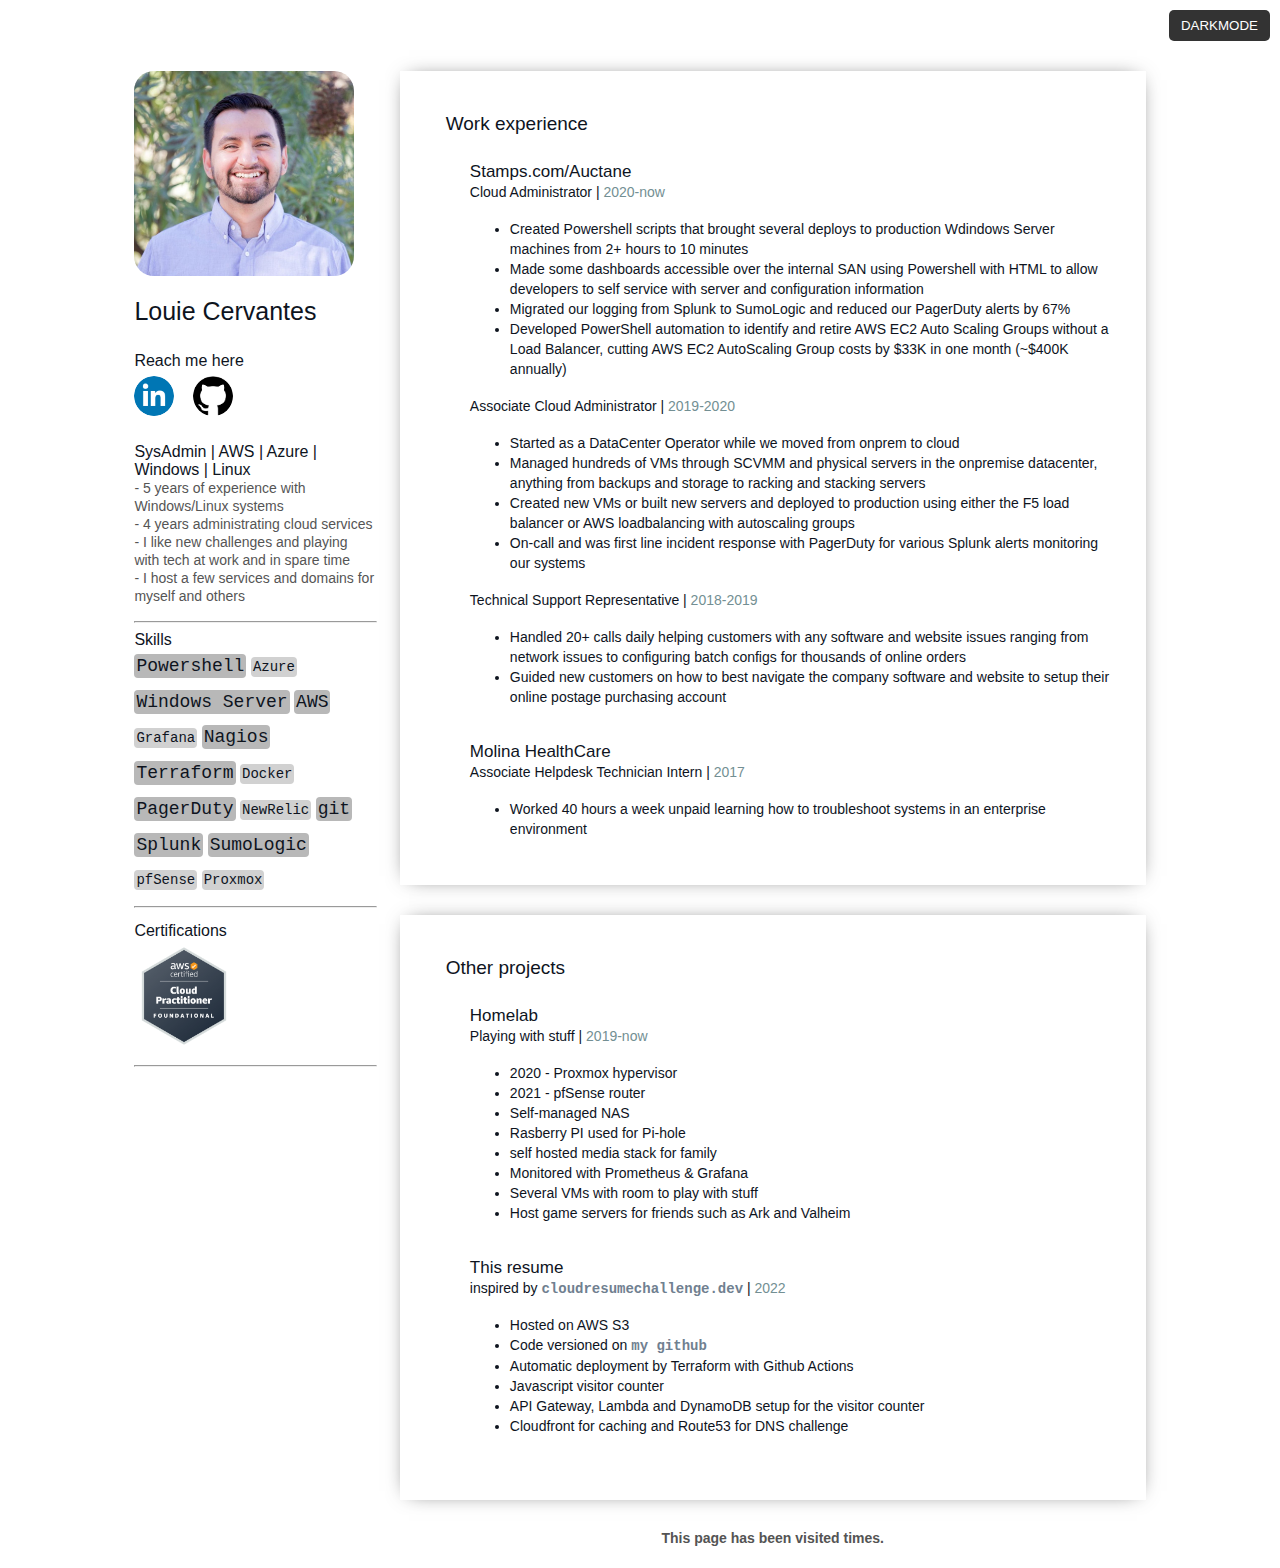
<file: index.html>
<!DOCTYPE html>
<html>
	<head>
		<title>Louie Cervantes - Resume</title>
		<link rel="stylesheet" type="text/css" href="style.css">
		<link rel="stylesheet" media="screen" href="https://fonts.googleapis.com/css2?family=Tenor+Sans&display=swap" type="text/css"/> 
		<link rel="stylesheet" href="https://fonts.googleapis.com/css2?family=Open+Sans:wght@300&display=swap" type="text/css"/>
		<script type="text/javascript" src="index.js" defer></script>
	</head>
	<body>
		<button id="darkModeToggle">DARKMODE</button>  
		<div id="container">
			<div id="sidebar">
				<div id="image">
					<img id="profile-photo" src="profile_picture.jpg" alt="Profile-Image">
				</div>
				<p id="name">Louie Cervantes<br></p>
				<div id="sidepanel-section-title">Reach me here<br>
					<a href="#" class="cryptedmail"
						data-name="Louie"
						data-surname="Cervantes95"
						data-domain="gmail"
						data-tld="com"
						onclick="window.location.href = 'mailto:' + this.dataset.name + '.' + this.dataset.surname + '@' + this.dataset.domain + '.' + this.dataset.tld; return false;">
					</a>
				</div>
				<div id="sidepanel-section-title">
					<a href="https://www.linkedin.com/in/louie-cervantes-a8914612a/" class="link" target="_blank" rel="noopener noreferrer">
						<img id="social-thumbnail" src="linkedin.png" alt="LinkedIn">
					</a>
					&nbsp;
					<a href="https://github.com/Louie-Cerv/cloud_resume" class="link" target="_blank" rel="noopener noreferrer">
						<img id="social-thumbnail" src="github.png" alt="GitHub">
					</a>
				</div>
				<p>SysAdmin | AWS | Azure | Windows | Linux<br><span id="description">- 5 years of experience with Windows/Linux systems <br>- 4 years administrating cloud services <br>- I like new challenges and playing with tech at work and in spare time  <br>- I host a few services and domains for myself and others</span></p>
				<hr width="100%">
				<div id="skills">
					<p style="display:inline;">Skills</p><br>
					<p id="skill-stronger">Powershell</p>
					<p id="skill">Azure</p>
					<p id="skill-stronger">Windows Server</p>
					<p id="skill-stronger">AWS</p>
					<p id="skill">Grafana</p>
					<p id="skill-stronger">Nagios</p>
					<p id="skill-stronger">Terraform</p>
					<p id="skill">Docker</p>
					<p id="skill-stronger">PagerDuty</p>
					<p id="skill">NewRelic</p>
					<p id="skill-stronger">git</p>
					<p id="skill-stronger">Splunk</p>
					<p id="skill-stronger">SumoLogic</p>
					<p id="skill">pfSense</p>					
					<p id="skill">Proxmox</p>
				</div>
				<hr width="100%">
				<div id="sidepanel-section-title">Certifications<br>
					<a href="https://www.credly.com/earner/earned/badge/cf03b4e1-d39f-4c70-b3f6-8f6f0daf3f61" class="link" target="_blank" rel="noopener noreferrer">
						<img id="cert-thumbnail" src="AWS-CloudPractitioner.png" alt="AWS Certified Cloud Practitioner">
					</a>
				</div>
				<hr width="100%">
			</div>
			<div id="info-pages">
				<div class="page">
					<p>&nbsp;&nbsp;&nbsp;Work experience</p>
					<ul>
						<p class="tag">Stamps.com/Auctane<br><span>Cloud Administrator | <span>2020-now</span></span></p>
						<ul>
							<li>Created Powershell scripts that brought several deploys to production Wdindows Server machines from 2+ hours to 10 minutes</li>
							<li>Made some dashboards accessible over the internal SAN using Powershell with HTML to allow developers to self service with server and configuration information</li>
							<li>Migrated our logging from Splunk to SumoLogic and reduced our PagerDuty alerts by 67%</li>
							<li>Developed PowerShell automation to identify and retire AWS EC2 Auto Scaling Groups without a Load Balancer, cutting AWS EC2 AutoScaling Group costs by $33K in
								one month (~$400K annually)</li>
						</ul>
						<p class="tag"><span>Associate Cloud Administrator | <span>2019-2020</span></span></p>
						<ul>
							<li>Started as a DataCenter Operator while we moved from onprem to cloud</li>
							<li>Managed hundreds of VMs through SCVMM and physical servers in the onpremise datacenter, anything from backups and storage to racking and stacking servers</li>
							<li>Created new VMs or built new servers and deployed to production using either the F5 load balancer or AWS loadbalancing with autoscaling groups </li>
							<li>On-call and was first line incident response with PagerDuty for various Splunk alerts monitoring our systems </li>
						</ul>
						<p class="tag"><span>Technical Support Representative | <span>2018-2019</span></span></p>
						<ul>
							<li>Handled 20+ calls daily helping customers with any software and website issues ranging from network issues to configuring batch configs for thousands of online orders</li>
							<li>Guided new customers on how to best navigate the company software and website to setup their online postage purchasing account</li>
							<br>
						</ul>
						<p class="tag">Molina HealthCare<br><span>Associate Helpdesk Technician Intern | <span>2017</span></span></p>
						<ul>
							<li>Worked 40 hours a week unpaid learning how to troubleshoot systems in an enterprise environment</li>
						</ul>
					</ul>
				</div>
				<div class="page">
					<p>&nbsp;&nbsp;&nbsp;Other projects</p>
					<ul>
						<p class="tag">Homelab<br><span>Playing with stuff | <span>2019-now</span></span></p>
						<ul>
							<li>2020 - Proxmox hypervisor</il>
							<li>2021 - pfSense router</li>
							<li>Self-managed NAS</li>
							<li>Rasberry PI used for Pi-hole</li>
							<li>self hosted media stack for family</li>
							<li>Monitored with Prometheus &amp; Grafana</li>
							<li>Several VMs with room to play with stuff</li>
							<li>Host game servers for friends such as Ark and Valheim</li>
							<br>
						</ul>
						<p class="tag">This resume<br><span>inspired by <a href="https://cloudresumechallenge.dev" target="_blank" class="link" rel="noopener noreferrer">cloudresumechallenge.dev</a> | <span>2022</span></span></p>
						<ul>
							<li>Hosted on AWS S3</li>
							<li>Code versioned on <a href="https://github.com/Louie-Cerv/cloud_resume" target="_blank" class="link" rel="noopener noreferrer">my github</a></li>
							<li>Automatic deployment by Terraform with Github Actions</li>
							<li>Javascript visitor counter</li>
							<li>API Gateway, Lambda and DynamoDB setup for the visitor counter</li>
							<li>Cloudfront for caching and Route53 for DNS challenge</li>
							<br>
						</ul>
					</ul>
				</div>
				<p class="counter">This page has been visited <a id="count"></a> times.</p>
			</div>
		</div>
	</body>
</html>
</file>
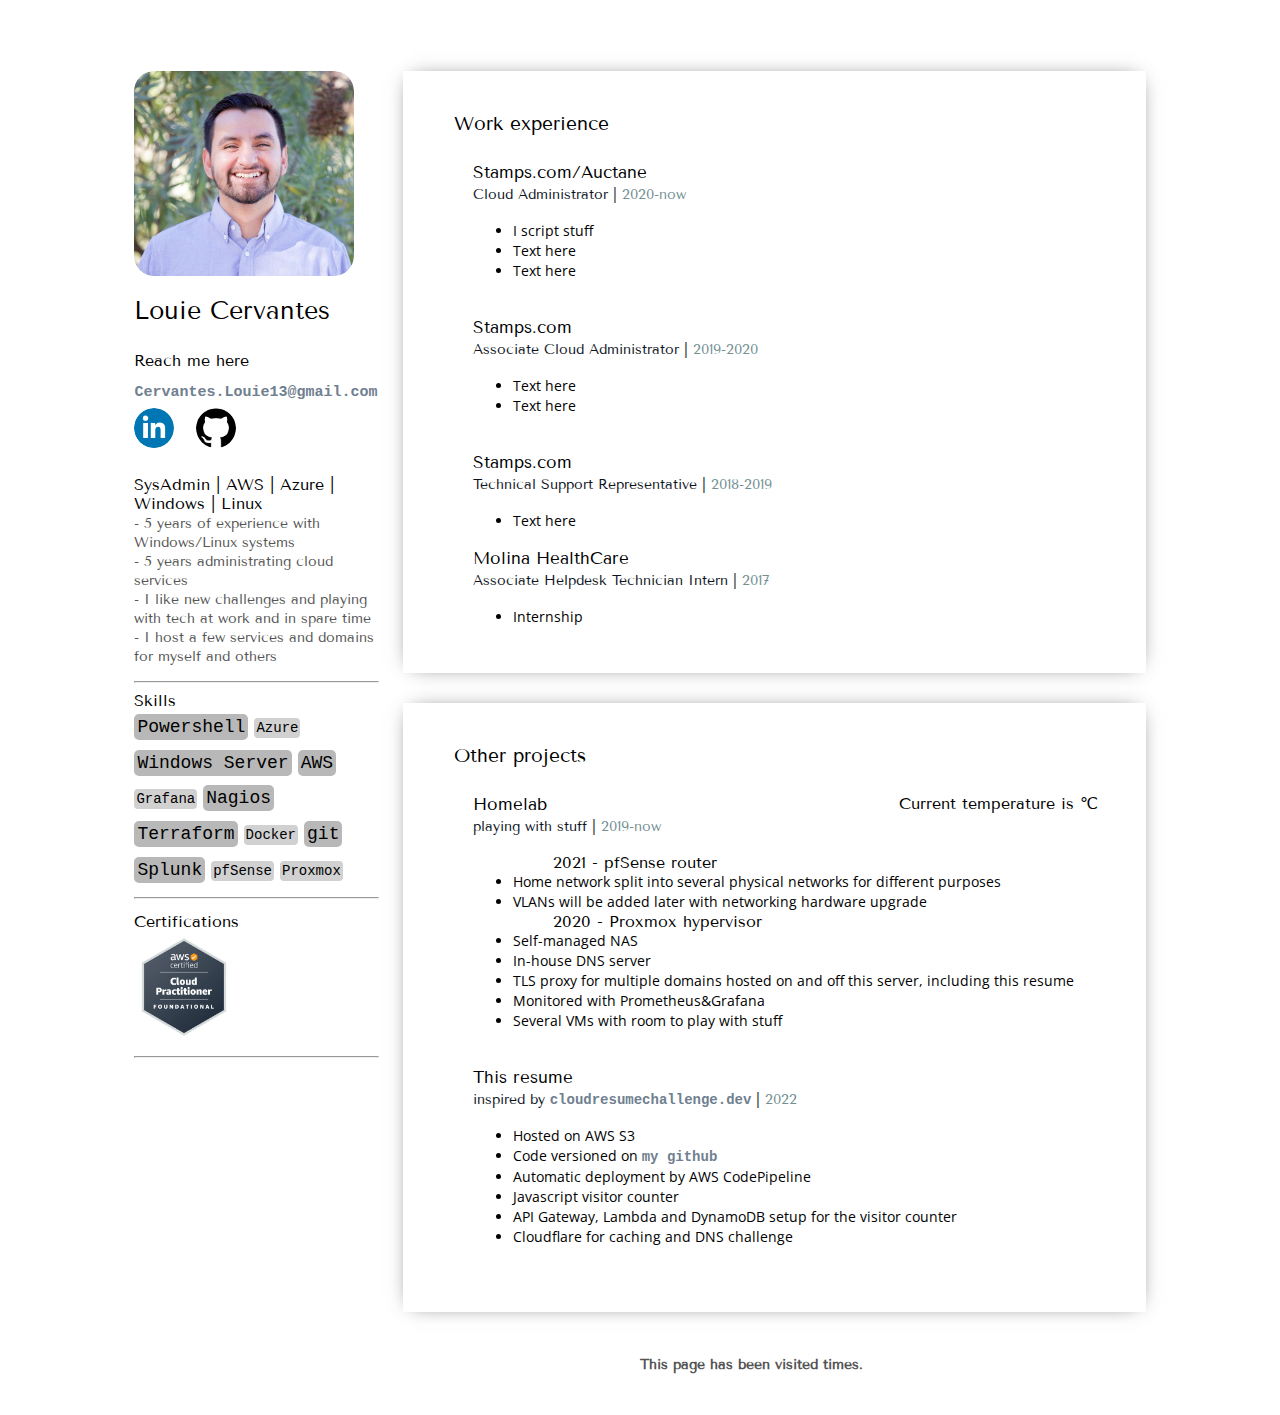
<file: website/index.html>
<!DOCTYPE html>
<html>
	<head>
		<title>Louie Cervantes - Resume</title>
		<link rel="stylesheet" type="text/css" href="style.css">
		<link rel="stylesheet" media="screen" href="https://fonts.googleapis.com/css2?family=Tenor+Sans&display=swap" type="text/css"/> 
		<link rel="stylesheet" href="https://fonts.googleapis.com/css2?family=Open+Sans:wght@300&display=swap" type="text/css"/>
		<script type="text/javascript" src="index.js" defer></script>
	</head>

	<body>
		<div id="container">
			<div id="sidebar">
				<div id="image">
					<img id="profile-photo" src="profile_picture.jpg" alt="Profile-Image">
				</div>
				<p id="name">Louie Cervantes<br></p>
				<div id="sidepanel-section-title">Reach me here<br>
					<a href="#" class="cryptedmail"
						data-name="Cervantes"
						data-surname="Louie13"
						data-domain="gmail"
						data-tld="com"
						onclick="window.location.href = 'mailto:' + this.dataset.name + '.' + this.dataset.surname + '@' + this.dataset.domain + '.' + this.dataset.tld; return false;">
					</a>
				</div>
				<div id="sidepanel-section-title">
					<a href="https://www.linkedin.com/in/louie-cervantes-a8914612a/" class="link" target="_blank">
						<img id="social-thumbnail" src="linkedin.png" alt="LinkedIn">
					</a>
					&nbsp;
					<a href="https://github.com/Louie-Cerv/cloud_resume" class="link" target="_blank">
						<img id="social-thumbnail" src="github.png" alt="GitHub">
					</a>
				</div>
				<p>SysAdmin | AWS | Azure | Windows | Linux<br><span id="description">- 5 years of experience with Windows/Linux systems <br>- 5 years administrating cloud services <br>- I like new challenges and playing with tech at work and in spare time  <br>- I host a few services and domains for myself and others</span></p>
				<hr width="100%">
				<div id="skills">
					<p style="display:inline;">Skills</p><br>
					<p id="skill-stronger">Powershell</p>
					<p id="skill">Azure</p>
					<p id="skill-stronger">Windows Server</p>
					<p id="skill-stronger">AWS</p>
					<p id="skill">Grafana</p>
					<p id="skill-stronger">Nagios</p>
					<p id="skill-stronger">Terraform</p>
					<p id="skill">Docker</p>
					<p id="skill-stronger">git</p>
					<p id="skill-stronger">Splunk</p>
					<p id="skill">pfSense</p>					
					<p id="skill">Proxmox</p>
				</div>
				<hr width="100%">
				<div id="sidepanel-section-title">Certifications<br>
					<a href="https://www.credly.com/earner/earned/badge/cf03b4e1-d39f-4c70-b3f6-8f6f0daf3f61" class="link" target="_blank">
						<img id="cert-thumbnail" src="AWS-CloudPractitioner.png" alt="AWS Certified Cloud Practitioner">
					</a>
				</div>
				<hr width="100%">
			</div>
			<div id="info-pages">
				<div class="page">
					<p>&nbsp;&nbsp;&nbsp;Work experience</p>
					<ul>
						<p class="tag">Stamps.com/Auctane<br><span>Cloud Administrator | <span>2020-now</span></span></p>
						<ul>
							<li>I script stuff</li>
							<li>Text here</li>
							<li>Text here</li>
							<br>
						</ul>
						<p class="tag">Stamps.com<br><span>Associate Cloud Administrator | <span>2019-2020</span></span></p>
						<ul>
							<li>Text here</li>
							<li>Text here</li>
							<br>
						</ul>
						<p class="tag">Stamps.com<br><span>Technical Support Representative | <span>2018-2019</span></span></p>
						<ul>
							<li>Text here</li>
						</ul>
						<p class="tag">Molina HealthCare<br><span>Associate Helpdesk Technician Intern | <span>2017</span></span></p>
						<ul>
							<li>Internship</li>
						</ul>
					</ul>
				</div>
				<div class="page">
					<p>&nbsp;&nbsp;&nbsp;Other projects</p>
					<div style="float: right">Current temperature is <a id="temp"></a>&#8451;&nbsp;&nbsp;&nbsp;</div>
					<ul>
						<p class="tag">Homelab<br><span>playing with stuff | <span>2019-now</span></span></p>
						<ul>
							<ul>2021 - pfSense router</ul>
							<li>Home network split into several physical networks for different purposes</li>
							<li>VLANs will be added later with networking hardware upgrade</li>
							<ul>2020 - Proxmox hypervisor</ul>
							<li>Self-managed NAS</li>
							<li>In-house DNS server</li>
							<li>TLS proxy for multiple domains hosted on and off this server, including this resume</li>
							<li>Monitored with Prometheus&amp;Grafana</li>
							<li>Several VMs with room to play with stuff</li>
							<br>
						</ul>
						<p class="tag">This resume<br><span>inspired by <a href="https://cloudresumechallenge.dev" target="_blank" class="link">cloudresumechallenge.dev</a> | <span>2022</span></span></p>
						<ul>
							<li>Hosted on AWS S3</li>
							<li>Code versioned on <a href="https://github.com/Louie-Cerv/cloud_resume" target="_blank" class="link">my github</a></li>
							<li>Automatic deployment by AWS CodePipeline</li>
							<li>Javascript visitor counter</li>
							<li>API Gateway, Lambda and DynamoDB setup for the visitor counter</li>
							<li>Cloudflare for caching and DNS challenge</li>
							<br>
						</ul>
					</ul>
				</div>
				<p class="counter">This page has been visited <a id="count"></a> times.</p>
			</div>
		</div>
	</body>
</html>
</file>
<file: style.css>
:root {
    --bg-color: #ffffff;
    --text-color: #0e141e;
    --card-bg: #ffffff;
    --skill-bg: #d1d1d1;
    --skill-hover: #b8b8b8;
    --skill-strong-bg: #b8b8b8;
    --skill-strong-hover: #a3a3a3;
    --link-color: #708090;
}

[data-theme="dark"] {
    --bg-color: #121212;
    --text-color: #f5f5f5;
    --card-bg: #1e1e1e;
    --skill-bg: #2a2a2a;
    --skill-hover: #3a3a3a;
    --skill-strong-bg: #3a3a3a;
    --skill-strong-hover: #4a4a4a;
    --link-color: #d3d3d3;
}

html {
    font-family: 'Tenor Sans', sans-serif;
}

body {
    background-color: var(--bg-color);
    color: var(--text-color);
    font-family: Arial, sans-serif;
    transition: background-color 0.3s, color 0.3s;
}

#container {
    display: flex;
}

#sidebar {
    flex: 15%;
    margin: 5% 2% 0 10%;
}

#info-pages {
    flex: 55%;
    margin-top: 5%;
    margin-right: 10%;
}

#image, #profile-photo {
    width: 220px;
    height: 205px;
    border-radius: 20px;
}

#name {
    font-size: 25px;
    line-height: 20px;
}

#description {
    color: #555;
    font-size: 14px;
}

[data-theme="dark"] #description {
    color: #f5f5f5;
}

.page {
    box-shadow: 0px 0px 20px -9px rgba(0, 0, 0, 0.75);
    padding: 15px 30px 30px;
    background-color: var(--card-bg);
    margin-bottom: 30px;
}

.page > p {
    font-size: 19px;
    line-height: 2;
}

.page > ul {
    list-style-type: none;
}

.tag {
    font-size: 17px;
}

.tag span {
    font-size: 14px;
}

.tag span span {
    color: #738f93;
}

[data-theme="dark"] .tag span {
    color: #f5f5f5;
}

[data-theme="dark"] .tag span span {
    color: #a3b0b4;
}

#skill, #skill-stronger {
    display: inline;
    font-family: "Courier New", Courier, monospace;
    line-height: 35px;
    padding: 2px;
    border-radius: 4px;
}

#skill {
    background: var(--skill-bg);
    font-size: 14px;
}

#skill:hover {
    background-color: var(--skill-hover);
}

#skill-stronger {
    background: var(--skill-strong-bg);
    font-size: 18px;
}

#skill-stronger:hover {
    background-color: var(--skill-strong-hover);
}

.cryptedmail {
    font-size: 15px;
    font-weight: bold;
    color: var(--link-color);
    text-decoration: none;
    font-family: 'Cutive Mono', Courier, monospace;
}

#sidepanel-section-title {
    line-height: 30px;
}

#social-thumbnail, #cert-thumbnail {
    width: 40px;
    border-radius: 20px;
}

#cert-thumbnail {
    width: 100px;
}

.link {
    text-decoration: none;
    color: var(--link-color);
    font-weight: bold;
    font-family: 'Cutive Mono', Courier, monospace;
}

ul > li {
    font-size: 14px;
    list-style-type: disc;
    line-height: 20px;
}

.counter {
    font-size: 14px;
    color: #545454;
    font-weight: bold;
    display: block;
    text-align: center;
    margin-top: 2em;
}

#darkModeToggle {
    position: fixed;
    top: 10px;
    right: 10px;
    padding: 8px 12px;
    background-color: #333;
    color: #fff;
    border: none;
    border-radius: 5px;
    cursor: pointer;
    z-index: 1000;
}
</file>
<file: website/style.css>
html{
  font-family: 'Tenor Sans',sans-serif;
}
hr{
    background: grey;
}
#container{
    position: relative;
    display: flex;
}
#sidebar{
    flex: 15%;
    display: block;
    position: relative;
    margin: 5% 2% 0 10%;
    width: 100%;
    height: 100%;
}
#info-pages{
    flex: 55%;
    display: block;
    margin-top: 5%;
    margin-right: 10%;
    width: 100%;
    height: 100%;
}
#image{
    position: relative;
    overflow: hidden;
}
#image,#profile-photo{
    position: relative;
    width: 220px;
    height: 205px;
    border-radius: 20px;
}
#name{
    font-size: 25px;
    line-height: 20px;
}
#description{
    color: #555;
    font-size: 14px;
}
.page > ul > li{
    padding: 0 0 0 15px;
    position: relative;
    display: inline-block;
    width: 100%;
}
.page{
    box-shadow: 0px 0px 20px -9px rgba(0,0,0,0.75);
    overflow-x: hidden;
    margin-bottom: 30px;
    padding: 15px 30px 30px 30px;
    background-color: #fff;
}
.page > p{
    font-size: 19px;
    line-height: 2;
}
.page > ul{
    list-style-type: none;
}
.tag{
    font-size: 17px;
}
.tag span{
    font-size: 14px;
    color: #0e141e;
}
.tag span span{
    color: #738f93;
}
@media screen and (max-width:1090px){
    #sidebar{
        margin-left: 5%;
    }
}
@media screen and (max-width:850px){
    #container{
        display: block;
    }
    #sidebar{
        width: 90%;
    }
    .page{
        margin: 0 5%;
        margin-bottom: 30px;
    }
}
#skill {
  display:inline;
  font-family: "Courier New", Courier, monospace;
  font-size: 14px !important;
  background: #d1d1d1;
  padding: 2px;
  border-radius: 4px;
  line-height: 35px;
}
#skill:hover {
  background-color: #b8b8b8;
}
#skill-stronger {
  display:inline;
  font-family: "Courier New", Courier, monospace;
  font-size: 18px !important;
  background: #b8b8b8;
  padding: 3px;
  border-radius: 5px;
  line-height: 35px;
}
#skill-stronger:hover {
  background-color: #a3a3a3;
}
.cryptedmail:after {
  content: attr(data-name) "." attr(data-surname) "@" attr(data-domain) "." attr(data-tld);
}
.cryptedmail{
    font-size: 15px !important;
    font-weight: bold;
    color: #708090;
    text-decoration: none;
    font-family: 'Cutive Mono', Courier, monospace;
}
#sidepanel-section-title{
  line-height: 30px;
}
#social-thumbnail{
    position: relative;
    width: 40px;
    border-radius: 20px;
}
#cert-thumbnail{
    position: relative;
    width: 100px;
    border-radius: 20px;
}
.link{
  text-decoration: none;
  color: #708090;
  font-weight: bold;
  font-family: 'Cutive Mono', Courier, monospace;
}
ul > li{
  font-size: 14px;
  list-style-type: disc;
  line-height: 20px;
  font-family: 'Open Sans', sans-serif;
}
.counter{
  font-size: 14px;
  color: #545454;
  font-weight: bold;
  position: absolute;
  left: 50%;
  padding-bottom: 3em
}
</file>
